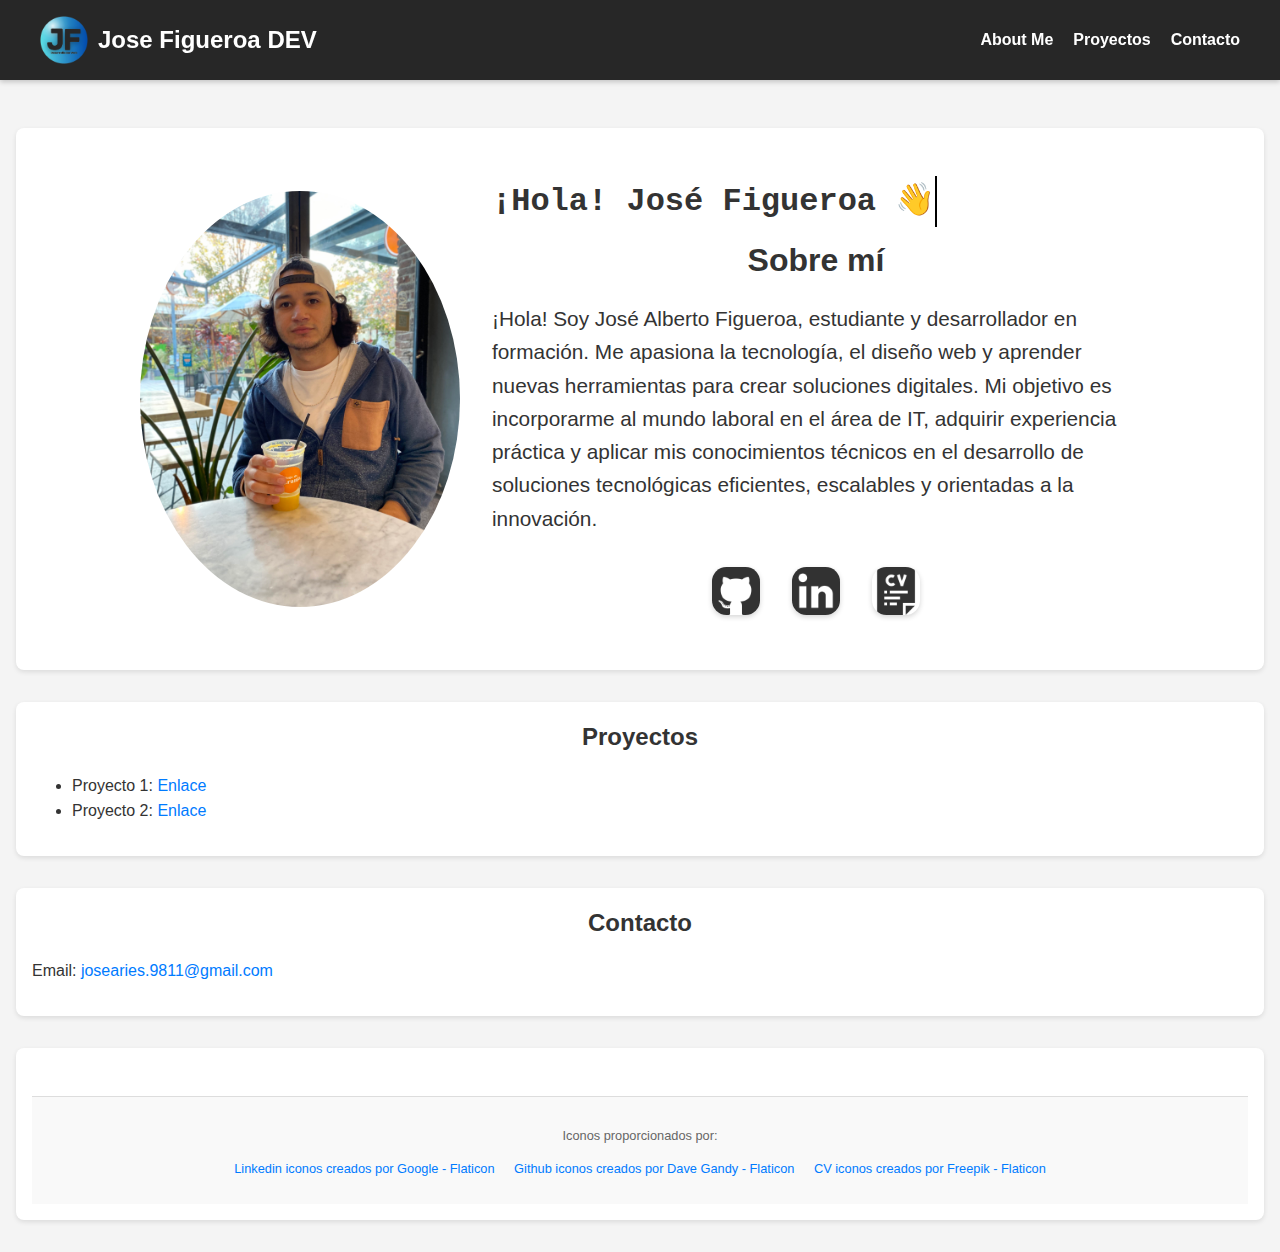
<file: index.html>
<!DOCTYPE html>
<html lang="en">
<head>
    <meta charset="UTF-8">
    <meta name="viewport" content="width=device-width, initial-scale=1.0">
    <title>Jose Figueroa</title>
    <link rel="icon" href="./image/favicon-32x32.png" type="image/x-icon">
    <link rel="stylesheet" href="styles.css">
</head>
<body>

    <header>
      <div class="container">
          <div class="logo-container">
              <img src="./image/faviconSF.png" alt="Logo" class="logo-img">
              <h1 class="logo">Jose Figueroa DEV</h1>
          </div>
          <nav>
              <ul class="menu">
                  <li><a href="#about">About Me</a></li>
                  <li><a href="#projects">Proyectos</a></li>
                  <li><a href="#contact">Contacto</a></li>
              </ul>
          </nav>
      </div>
    </header>

    <main>
        <section id="about" class="about">
            <div class="about-container">
                <img src="./image/image-aboutme.jpeg" alt="Mi Foto o Logo" class="about-img">
                <div class="about-text">
                    <div class="animated-text">
                        <span class="text"><b>¡Hola! José Figueroa 👋</b></span>
                    </div>
                    <h2>Sobre mí</h2>
                    <p>¡Hola! Soy José Alberto Figueroa, estudiante y desarrollador en formación.
                        Me apasiona la tecnología, el diseño web y aprender nuevas herramientas para crear soluciones digitales.
                        Mi objetivo es incorporarme al mundo laboral en el área de IT,
                        adquirir experiencia práctica y aplicar mis conocimientos técnicos en el 
                        desarrollo de soluciones tecnológicas eficientes, escalables y orientadas a la innovación. 
                    </p>
                    <!-- Redes sociales -->
                    <div class="social-links">
                        <a href="https://github.com/JoseAlberto13" target="_blank">
                            <img src="./image/signo-de-github.png" alt="GitHub" class="social-icon">
                        </a>
                        <a href="https://www.linkedin.com/in/josé-figueroa" target="_blank">
                            <img src="./image/logotipo-de-linkedin.png" alt="LinkedIn" class="social-icon">
                        </a>
                        <a href="./pdf/CV_JoseAlberto.pdf" target="_blank">
                            <img src="./image/cv.png" alt="CV" class="social-icon">
                        </a>
                    </div>
                </div>
            </div>
        </section>
        
        <section id="projects">
            <h2>Proyectos</h2>
            <ul>
                <li>Proyecto 1: <a href="#">Enlace</a></li>
                <li>Proyecto 2: <a href="#">Enlace</a></li>
            </ul>
        </section>
        
        <section id="contact">
            <h2>Contacto</h2>
            <p>Email: <a href="mailto:josearies.9811@gmail.com">josearies.9811@gmail.com</a></p>
        </section>

        <section>
            <footer class="credits">
                <p>Iconos proporcionados por:</p>
                <ul>
                    <li><a href="https://www.flaticon.es/iconos-gratis/linkedin" title="linkedin iconos">Linkedin iconos creados por Google - Flaticon</a></li>
                    <li><a href="https://www.flaticon.es/iconos-gratis/github" title="github iconos">Github iconos creados por Dave Gandy - Flaticon</a></li>
                    <li><a href="https://www.flaticon.es/iconos-gratis/cv" title="cv iconos">CV iconos creados por Freepik - Flaticon</a></li>
                </ul>
            </footer>
        </section>
    </main>
</body>
</html>
</file>
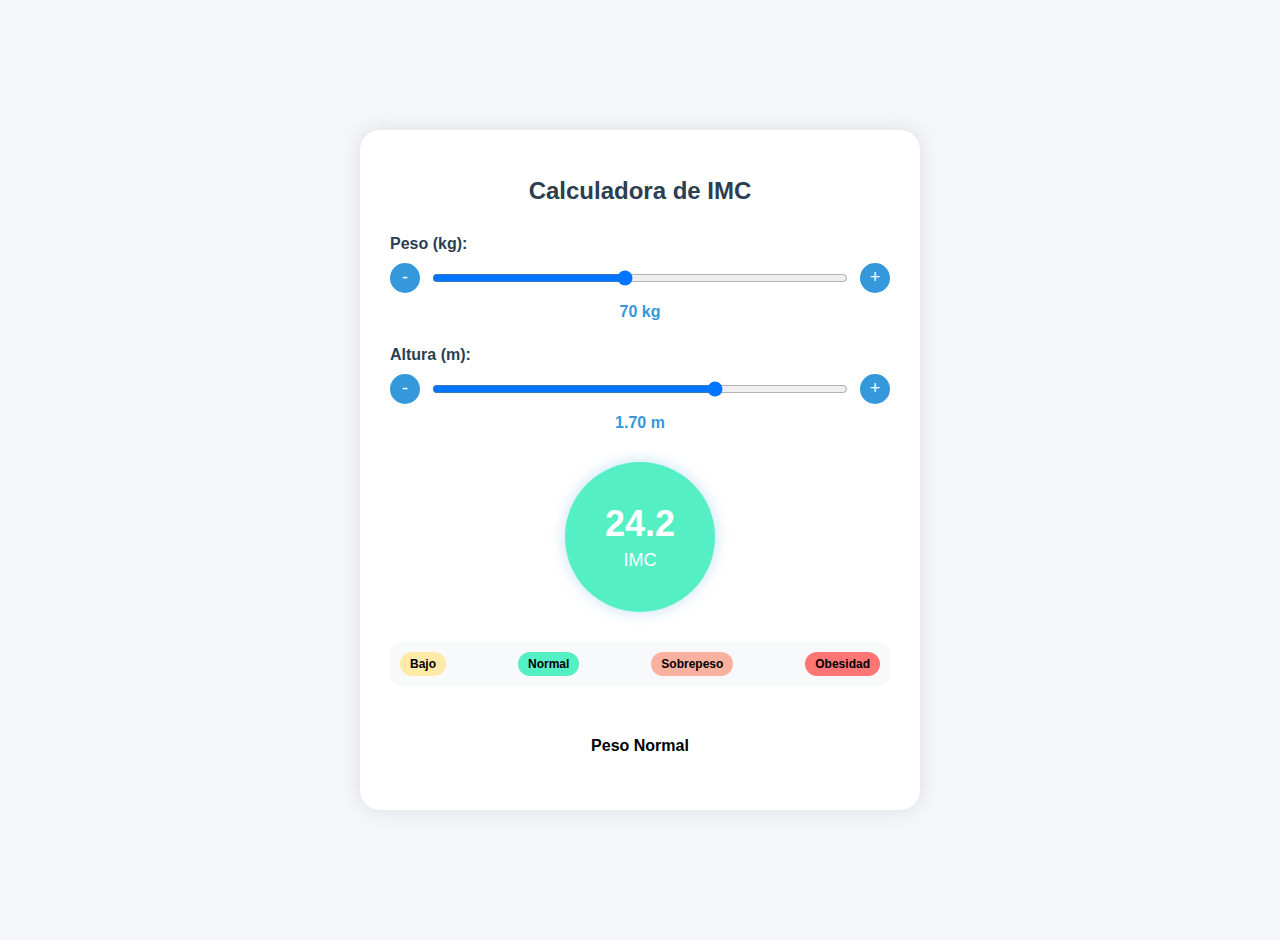
<file: proyectos/calculadora_IMC/index.html>
<!DOCTYPE html>
<html lang="es">
<head>
    <meta charset="UTF-8">
    <meta name="viewport" content="width=device-width, initial-scale=1.0">
    <title>Calculadora IMC</title>
    <link rel="stylesheet" href="src/css/styles.css">
</head>
<body>
    <div class="container">
        <h1>Calculadora de IMC</h1>
        <div class="form-container">
            <div class="input-group">
                <label for="peso">Peso (kg):</label>
                <div class="control-group">
                    <button class="control-btn" 
                            onmousedown="iniciarAjusteContinuo('peso', -0.1)" 
                            onmouseup="detenerAjuste()" 
                            onmouseleave="detenerAjuste()">-</button>
                    <input type="range" id="peso" min="10" max="140" step="0.1" value="70">
                    <button class="control-btn" 
                            onmousedown="iniciarAjusteContinuo('peso', 0.1)" 
                            onmouseup="detenerAjuste()" 
                            onmouseleave="detenerAjuste()">+</button>
                </div>
                <span id="peso-valor">70 kg</span>
            </div>

            <div class="input-group">
                <label for="altura">Altura (m):</label>
                <div class="control-group">
                    <button class="control-btn" 
                            onmousedown="iniciarAjusteContinuo('altura', -0.01)" 
                            onmouseup="detenerAjuste()" 
                            onmouseleave="detenerAjuste()">-</button>
                    <input type="range" id="altura" min="0.60" max="2.20" step="0.01" value="1.70">
                    <button class="control-btn" 
                            onmousedown="iniciarAjusteContinuo('altura', 0.01)" 
                            onmouseup="detenerAjuste()" 
                            onmouseleave="detenerAjuste()">+</button>
                </div>
                <span id="altura-valor">1.70 m</span>
            </div>

            <div class="imc-display">
                <div class="imc-circle">
                    <span id="imc-valor">24.2</span>
                    <span class="imc-label">IMC</span>
                </div>
            </div>

            <div class="imc-scale">
                <div class="scale-marker bajo-peso">Bajo</div>
                <div class="scale-marker normal">Normal</div>
                <div class="scale-marker sobrepeso">Sobrepeso</div>
                <div class="scale-marker obesidad">Obesidad</div>
            </div>

            <div class="resultado" id="resultado">
                <p id="imc-categoria"></p>
            </div>
        </div>
    </div>
    <script src="src/js/script.js"></script>
</body>
</html>
</file>
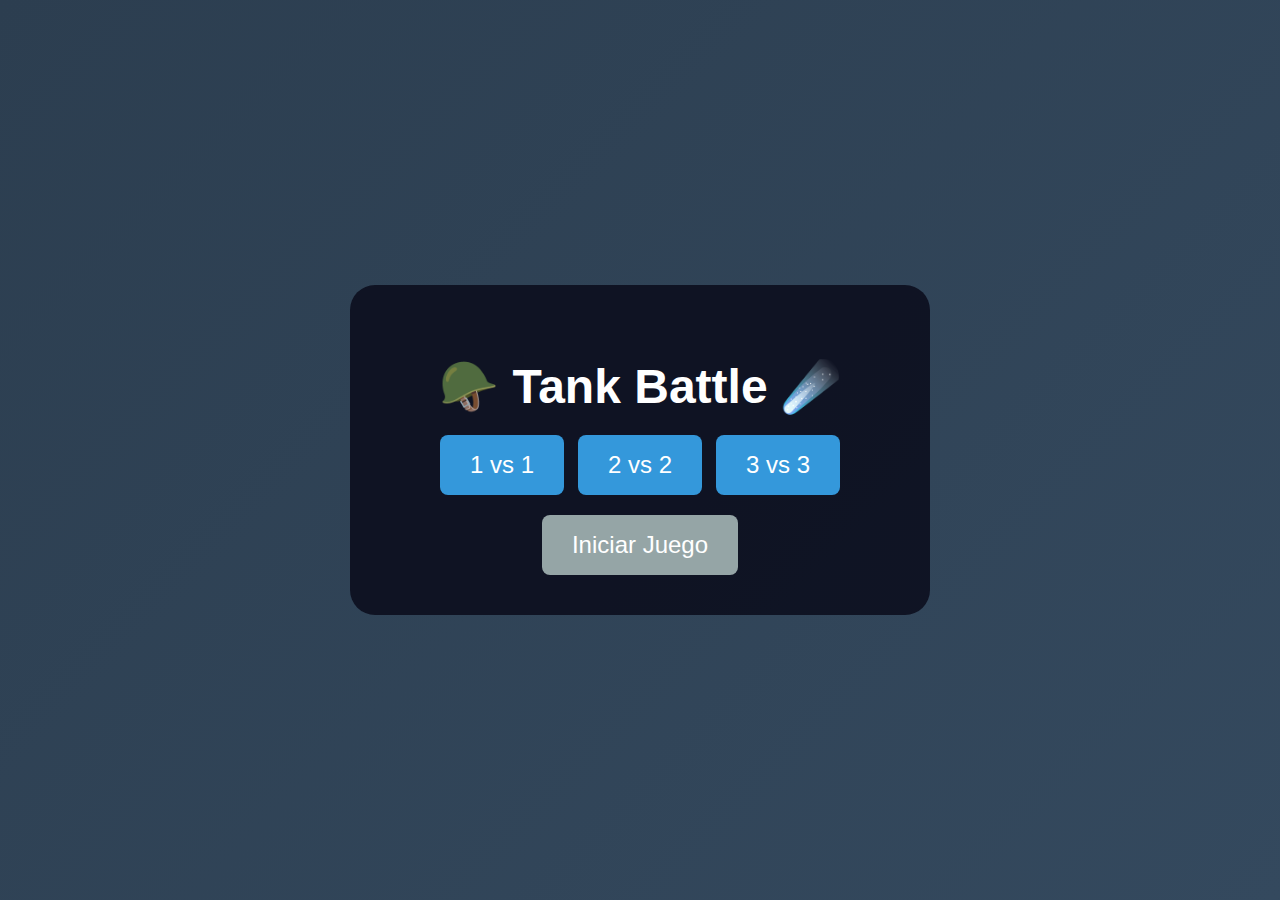
<file: proyectos/MiniGame_2D/index.html>
<!DOCTYPE html>
<html lang="es">

<head>
  <meta charset="UTF-8" />
  <meta name="viewport" content="width=device-width, initial-scale=1.0" />
  <title>Tank Battle Game</title>
  <link rel="stylesheet" href="styles.css" />
</head>

<body>
  <div class="container">
    <div id="menu" class="menu">
      <h1>🪖 Tank Battle ☄️</h1>
      <div class="mode-buttons">
        <button class="btn mode-btn" data-players="1">1 vs 1</button>
        <button class="btn mode-btn" data-players="2">2 vs 2</button>
        <button class="btn mode-btn" data-players="3">3 vs 3</button>
      </div>
      <button id="startBtn" class="btn" disabled>Iniciar Juego</button>
    </div>

    <div id="game" class="game">
      <div class="info">
        <div class="team red" id="team1"></div>
        <div style="text-align: center; font-size: 22px;">
          <h4>🎮 Controles</h4>
          <p>Mover: A/D | Ángulo: W/S | Disparar: ESPACIO</p>
        </div>
        <div class="team blue" id="team2"></div>
      </div>

      <div class="canvas-container">
        <canvas id="canvas" width="1100" height="600"></canvas>
      </div>

      <div class="controls">
        <div>🎯 Turno: <span id="player">-</span></div>
        <div>⚡ Potencia: <span id="power">0</span>%</div>
        <div>📐 Ángulo: <span id="angle">45</span>°</div>
        <div>💨 Viento: <span id="windInfo">-</span></div>
      </div>
    </div>
  </div>
  <script src="script.js"></script>
</body>
</file>
<file: styles.css>
:root {
    --primary-color: #272727;
    --secondary-color: #f4f4f4;
    --accent-color: #007BFF;
    --base-font-size: 16px; /* Base para rem y em */
}

body {
    font-family: Arial, Helvetica, sans-serif;
    line-height: 1.6;
    margin: 0;
    padding: 0;
    background: var(--secondary-color);
    color: #333;
    font-size: 1rem; /* Basado en --base-font-size */
}

/* Header */
header {
    background: var(--primary-color);
    color: #fff;
    padding: 1rem 0;
    position: fixed;
    width: 100%;
    top: 0;
    z-index: 1000;
    box-shadow: 0 0.125rem 0.3125rem rgba(0, 0, 0, 0.2);
}

header .container {
    display: flex;
    justify-content: space-between;
    align-items: center;
    max-width: 1200px;
    margin: auto;
    padding: 0 1rem;
}

header .logo-container {
    display: flex;
    align-items: center;
}

header .logo-img {
    width: 3rem;
    height: 3rem;
    margin-right: 0.625rem;
}

header .logo {
    margin: 0;
    font-size: 1.5rem;
    color: #fff;
}

header nav .menu {
    list-style: none;
    margin: 0;
    padding: 0;
    display: flex;
}

header nav .menu li {
    margin-left: 1.25rem;
}

header nav .menu a {
    color: #fff;
    text-decoration: none;
    font-weight: bold;
}

header nav .menu a:hover {
    text-decoration: underline;
}
/* Name Animation */

.animated-text {
    display: inline-block;
    font-size: 2rem;
    font-family: monospace;
    overflow: hidden; /* Oculta el texto que no está visible durante la animación */
    border-right: 2px solid #000; /* Simula el cursor */
    white-space: nowrap; /* Evita que el texto se envuelva */
    max-width: fit-content; /* Limita el ancho al contenido */
    animation: typing 4s steps(40, end) infinite alternate-reverse, blink 0.9s step-end infinite;
}

@keyframes typing {
    from {
        width: 0; /* Comienza sin mostrar texto */
    }
    to {
        width: 100%; /* Muestra todo el texto */
    }
}

@keyframes blink {
    from, to {
        border-color: transparent; /* Hace que el cursor parpadee */
    }
    50% {
        border-color: black;
    }
}


/* About Section */
.about {
    margin-top: 8rem; /* Espacio para el header fijo */
    display: flex;
    justify-content: center;
    align-items: center;
    padding: 3rem 1rem;
    background: #fff;
    box-shadow: 0 0.125rem 0.3125rem rgba(0, 0, 0, 0.1);
}

.about-container {
    display: flex;
    align-items: center;
    flex-wrap: wrap; /* Para que se adapte en pantallas pequeñas */
    max-width: 1000px; /* Ajustable */
    margin: auto;
}

.about-img {
    width: 20rem; /* Tamaño original en rem */
    height: 26rem;
    max-width: 100%; /* Escala proporcional en pantallas pequeñas */
    border-radius: 50%;
    margin-right: 2rem;
    flex-shrink: 0; /* Mantiene el tamaño en pantallas pequeñas */
}

.about-text {
    max-width: 50rem; /* 480px */
    flex: 1;
}

.about-text h2 {
    margin: 0 0 1rem;
    font-size: 2rem;
}

.about-text p {
    margin: 0;
    font-size: 1.3rem;
}

/* Redes sociales - Social Media Section */
.social-links {
    margin-top: 2rem;
    text-align: center;
    display: flex;
    justify-content: center;
    align-items: center;
    gap: 2rem; /* Espacio entre los iconos */
}

.social-links a {
    display: inline-block;
    transition: transform 0.3s ease, opacity 0.3s ease;
    opacity: 0.8; /* Leve transparencia */
}

.social-links a:hover {
    transform: scale(1.2); /* Ampliación al pasar el cursor */
    opacity: 1; /* Opacidad completa al pasar el cursor */
}

.social-icon {
    width: 3em;
    height: 3em;
    border-radius: 30%; /* Opcional: redondear los íconos */
    box-shadow: 0 2px 5px rgba(0, 0, 0, 0.2); /* Sombra leve */
    transition: box-shadow 0.3s ease;
}

.social-icon:hover {
    box-shadow: 0 4px 10px rgba(0, 0, 0, 0.3); /* Sombra más intensa al pasar el cursor */
}

/* Sections */
section {
    margin: 2rem 1rem;
    padding: 1rem;
    background: #fff;
    border-radius: 0.5rem;
    box-shadow: 0 0.125rem 0.3125rem rgba(0, 0, 0, 0.1);
}

section h2 {
    margin: 0 0 1rem;
    text-align: center;
    font-size: 1.5rem;
}

a {
    color: var(--accent-color);
    text-decoration: none;
}

a:hover {
    text-decoration: underline;
}

/* Creditos */
.credits {
    font-size: 0.8rem; /* Texto pequeño */
    color: #666; /* Color tenue */
    text-align: center; /* Centrado */
    margin-top: 2rem; /* Separación del contenido principal */
    padding: 1rem;
    background: #f9f9f9; /* Fondo suave */
    border-top: 1px solid #ddd; /* Línea divisoria */
}

.credits ul {
    list-style: none; /* Sin viñetas */
    padding: 0;
    margin: 0.5rem 0;
}

.credits li {
    display: inline; /* Mostrar en línea */
    margin: 0 0.5rem;
}

.credits a {
    color: #007BFF; /* Color de enlace */
    text-decoration: none;
    font-weight: normal;
}

.credits a:hover {
    text-decoration: underline; /* Subrayado al pasar el mouse */
}

/* Media Queries para Responsividad */
@media (max-width: 768px) {
    .about {
        padding: 1rem;
    }

    .about-container {
        flex-direction: column; /* Cambia a diseño vertical */
    }

    .about-img {
        margin: 0 auto 1rem; /* Centra la imagen en pantallas pequeñas */
    }

    .about-text {
        text-align: center; /* Ajusta el texto en pantallas pequeñas */
    }
}
</file>
<file: proyectos/calculadora_IMC/src/css/styles.css>
:root {
    --primary-color: #2c3e50;
    --secondary-color: #3498db;
    --bajo-peso: #ffeaa7;
    --normal: #55efc4;
    --sobrepeso: #fab1a0;
    --obesidad: #ff7675;
}

body {
    font-family: 'Arial', sans-serif;
    margin: 0;
    padding: 20px;
    background-color: #f5f6fa;
    min-height: 100vh;
    display: flex;
    align-items: center;
    justify-content: center;
}

.container {
    width: 100%;
    max-width: 500px;
    background-color: white;
    padding: 30px;
    border-radius: 20px;
    box-shadow: 0 0 20px rgba(0,0,0,0.1);
}

h1 {
    color: var(--primary-color);
    text-align: center;
    margin-bottom: 30px;
    font-size: 24px;
}

.input-group {
    margin-bottom: 25px;
}

label {
    display: block;
    margin-bottom: 10px;
    color: var(--primary-color);
    font-weight: bold;
}

.control-group {
    display: flex;
    align-items: center;
    gap: 10px;
    margin-bottom: 10px;
}

.control-btn {
    width: 30px;
    height: 30px;
    border: none;
    border-radius: 50%;
    background: var(--secondary-color);
    color: white;
    font-size: 18px;
    cursor: pointer;
    display: flex;
    align-items: center;
    justify-content: center;
    transition: background-color 0.2s;
}

.control-btn:hover {
    background: var(--primary-color);
}

input[type="range"] {
    flex: 1;
}

#peso-valor, #altura-valor {
    display: block;
    text-align: center;
    font-weight: bold;
    color: var(--secondary-color);
}

.imc-display {
    display: flex;
    justify-content: center;
    margin: 30px 0;
}

.imc-circle {
    width: 150px;
    height: 150px;
    border-radius: 50%;
    background: var(--secondary-color);
    display: flex;
    flex-direction: column;
    align-items: center;
    justify-content: center;
    color: white;
    box-shadow: 0 0 15px rgba(52, 152, 219, 0.3);
}

#imc-valor {
    font-size: 36px;
    font-weight: bold;
}

.imc-label {
    font-size: 18px;
    margin-top: 5px;
}

.imc-scale {
    display: flex;
    justify-content: space-between;
    margin: 20px 0;
    padding: 10px;
    background: #f8f9fa;
    border-radius: 10px;
}

.scale-marker {
    padding: 5px 10px;
    border-radius: 15px;
    font-size: 12px;
    font-weight: bold;
}

.scale-marker.bajo-peso { background-color: var(--bajo-peso); }
.scale-marker.normal { background-color: var(--normal); }
.scale-marker.sobrepeso { background-color: var(--sobrepeso); }
.scale-marker.obesidad { background-color: var(--obesidad); }

.resultado {
    margin-top: 20px;
    padding: 15px;
    border-radius: 10px;
    text-align: center;
}

#imc-categoria {
    font-weight: bold;
    margin-bottom: 10px;
}

#imc-recomendacion {
    font-size: 14px;
    line-height: 1.4;
}

@media (max-width: 500px) {
    .container {
        padding: 15px;
    }
    
    .imc-circle {
        width: 120px;
        height: 120px;
    }
}
</file>
<file: proyectos/MiniGame_2D/styles.css>
body {
  font-family: Arial, sans-serif;
  background: linear-gradient(135deg, #2c3e50, #34495e);
  margin: 0;
  padding: 0;
  color: white;
  min-height: 100vh;
  display: flex;
  justify-content: center;
  align-items: center;
}

.container {
  width: 100%;
  max-width: 1200px;
  padding: 10px;
}

.menu {
  text-align: center;
  padding: 40px;
  background: rgba(7, 7, 22, 0.8);
  border-radius: 25px;
  margin: 0 auto;
  max-width: 500px;
}

.menu h1 {
  font-size: 3em;
  margin-bottom: 1px;
}

.mode-buttons {
  display: flex;
  gap: 14px;
  justify-content: center;
  margin: 20px 0;
}

.btn {
  padding: 16px 30px;
  font-size: 24px;
  border: none;
  border-radius: 8px;
  cursor: pointer;
  transition: all 0.3s;
  background: #3498db;
  color: white;
}

.btn:hover {
  background: #2980b9;
  transform: translateY(-5px);
}

.btn.selected {
  background: #e74c3c;
}

.btn:disabled {
  background: #95a5a6;
  cursor: not-allowed;
}

.game {
  display: none;
  flex-direction: column;
  gap: 10px;
}

.info {
  display: flex;
  font-size: 1em;
  justify-content: space-between;
  align-items: center;
  background: rgba(255, 255, 255, 0.1);
  padding: 15px;
  border-radius: 10px;
}

.team {
  min-width: 150px;
  text-align: center;
}

.team.red {
  border: 2px solid #e74c3c;
}

.team.blue {
  border: 2px solid #3498db;
}

.canvas-container {
  background: #34495e;
  padding: 10px;
  border-radius: 10px;
}

canvas {
  display: block;
  margin: 0 auto;
  border: 2px solid #2c3e50;
  background: url(assets/fondo-juego-2d.avif) no-repeat center center;
  background-size: cover;
}

.controls {
  display: flex;
  font-size: 20px;
  justify-content: space-around;
  background: rgba(255, 255, 255, 0.1);
  padding: 14px;
  border-radius: 10px;
}

.game-over {
  position: fixed;
  top: 50%;
  left: 50%;
  transform: translate(-50%, -50%);
  background: rgba(0, 0, 0, 0.9);
  padding: 30px;
  border-radius: 15px;
  text-align: center;
  z-index: 1000;
}
</file>
